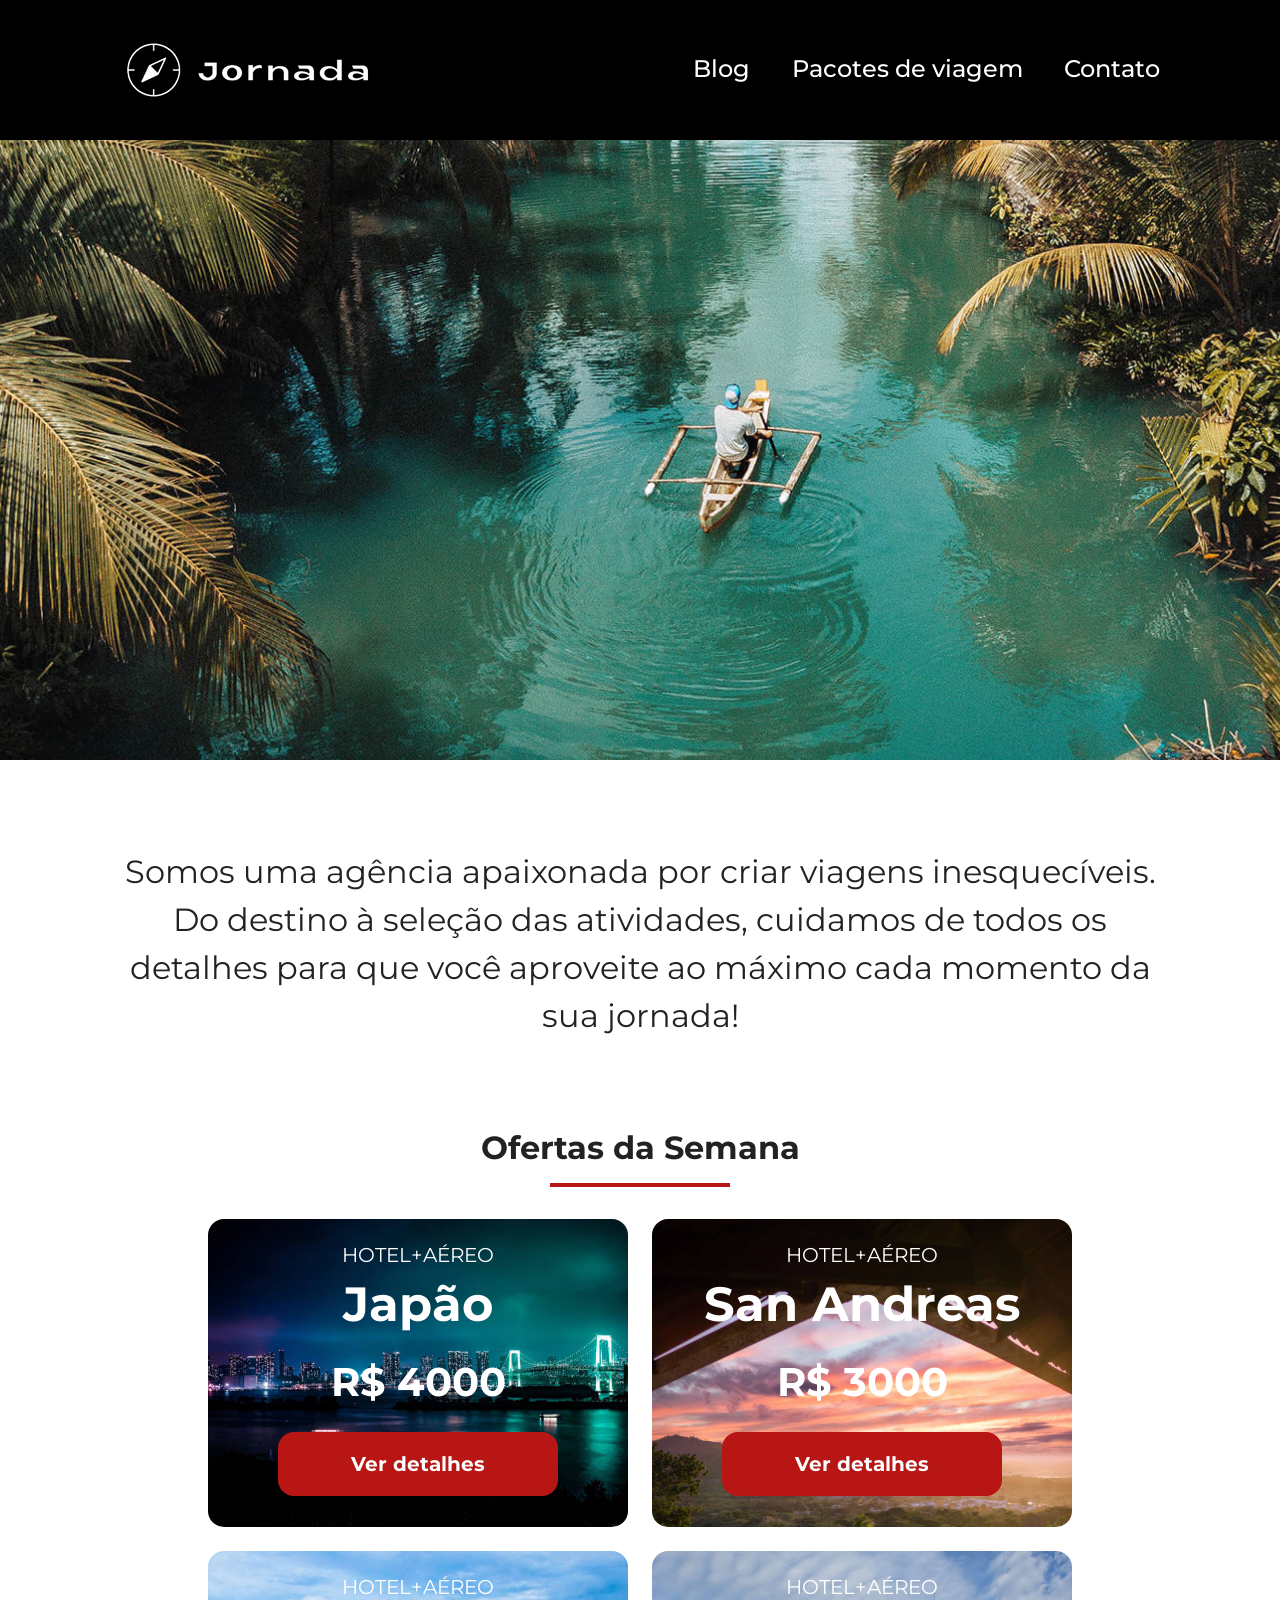
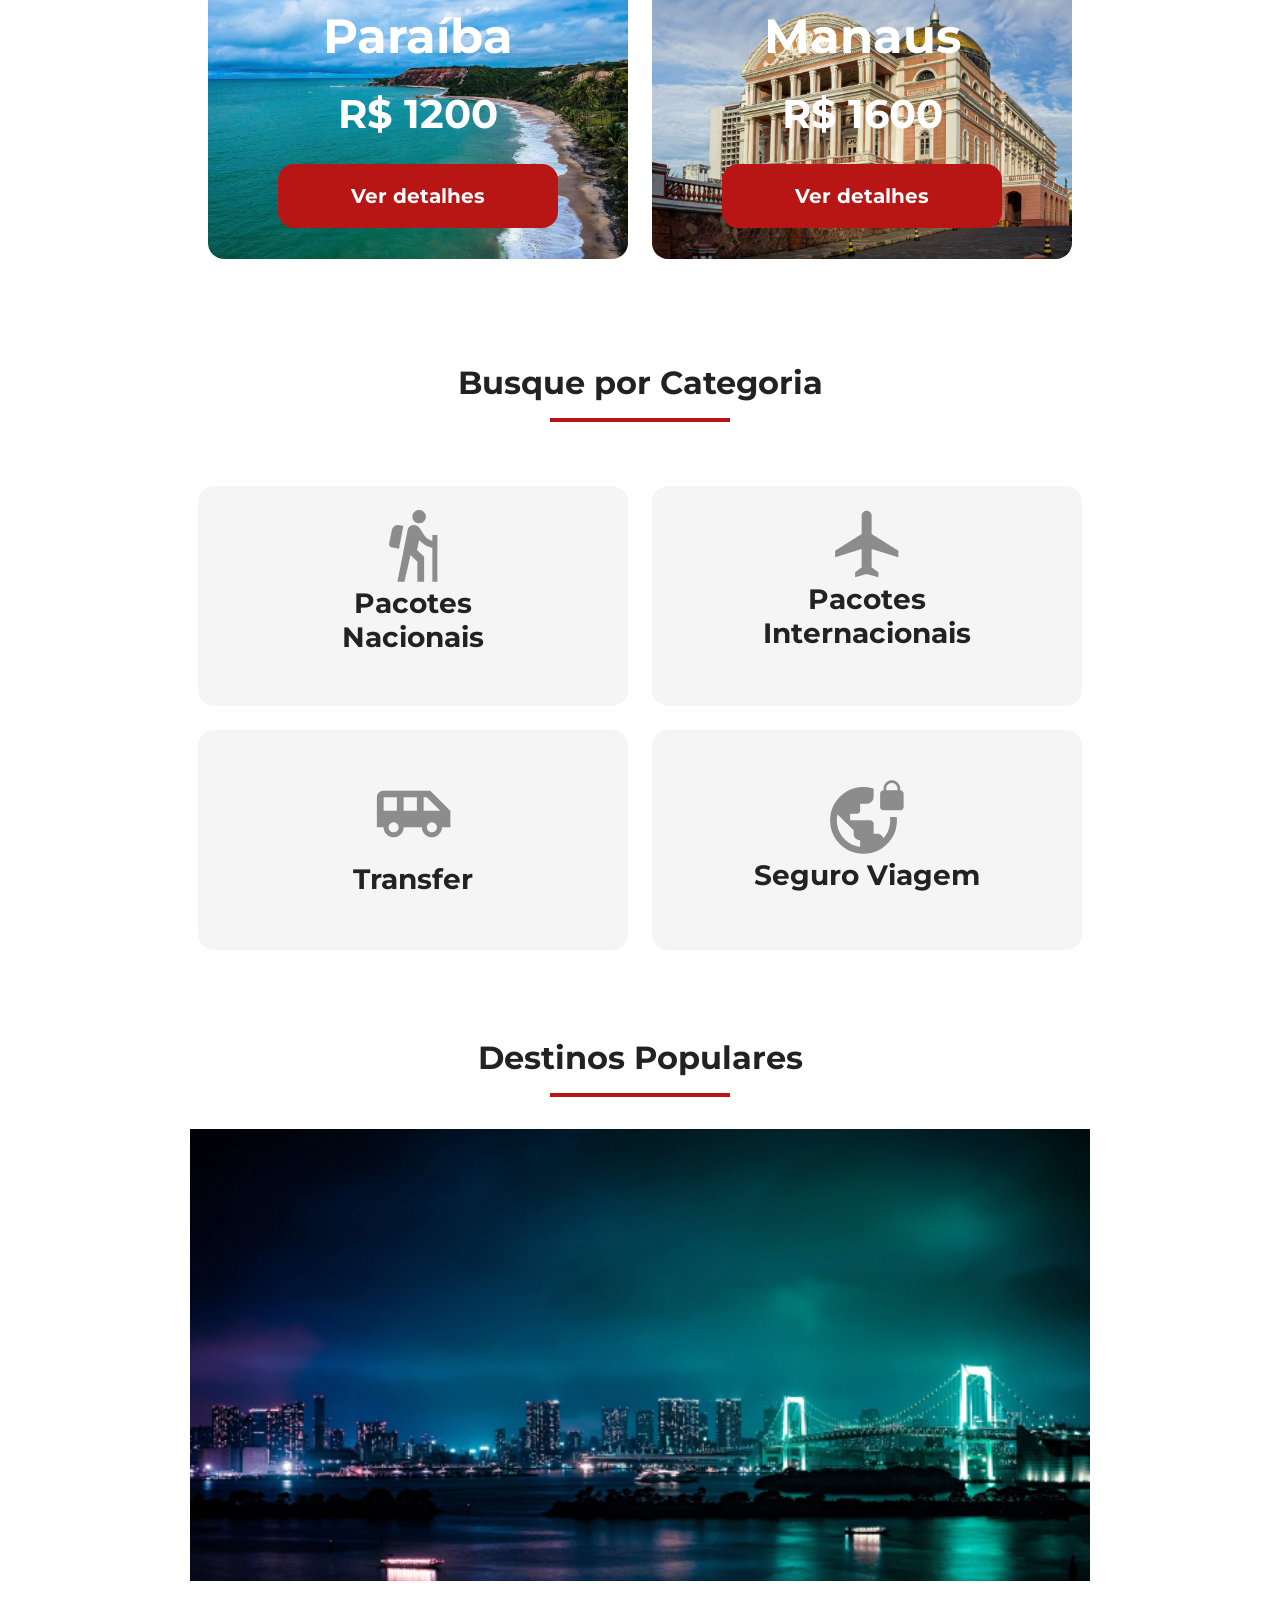
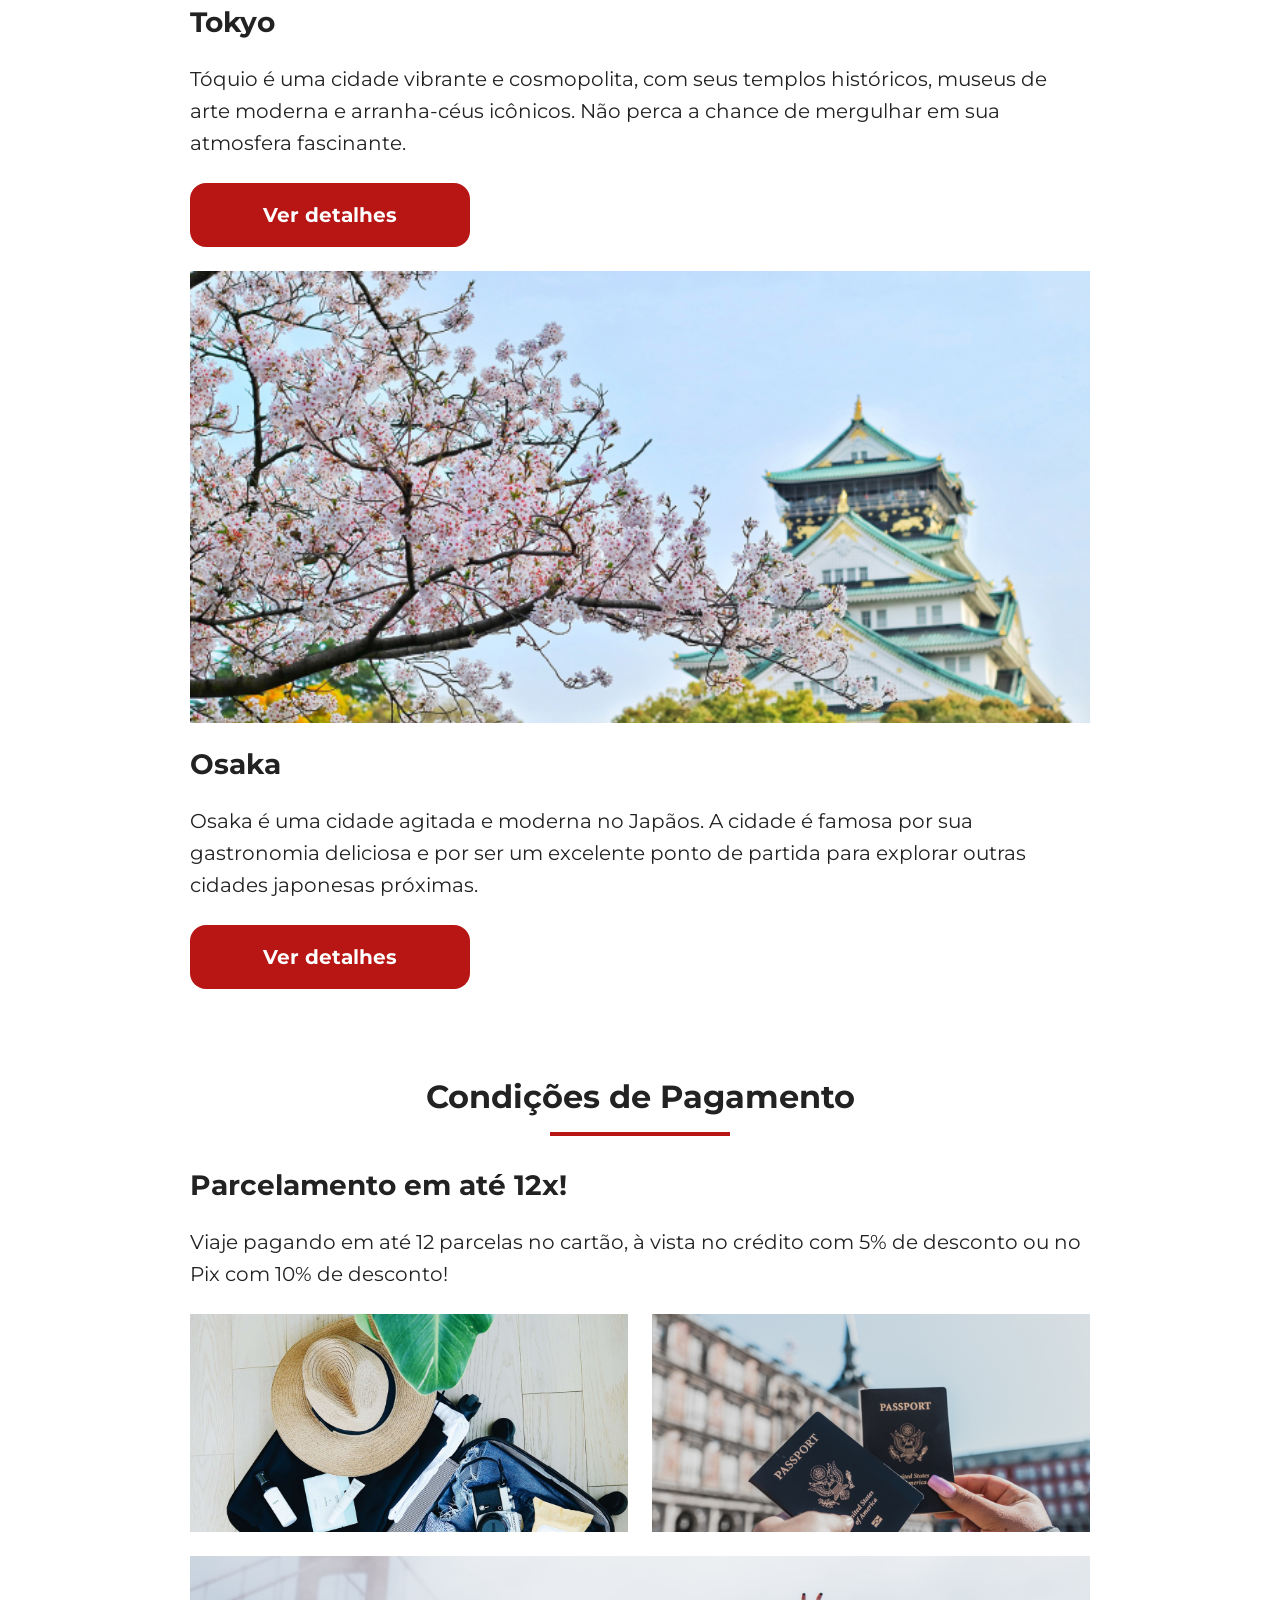
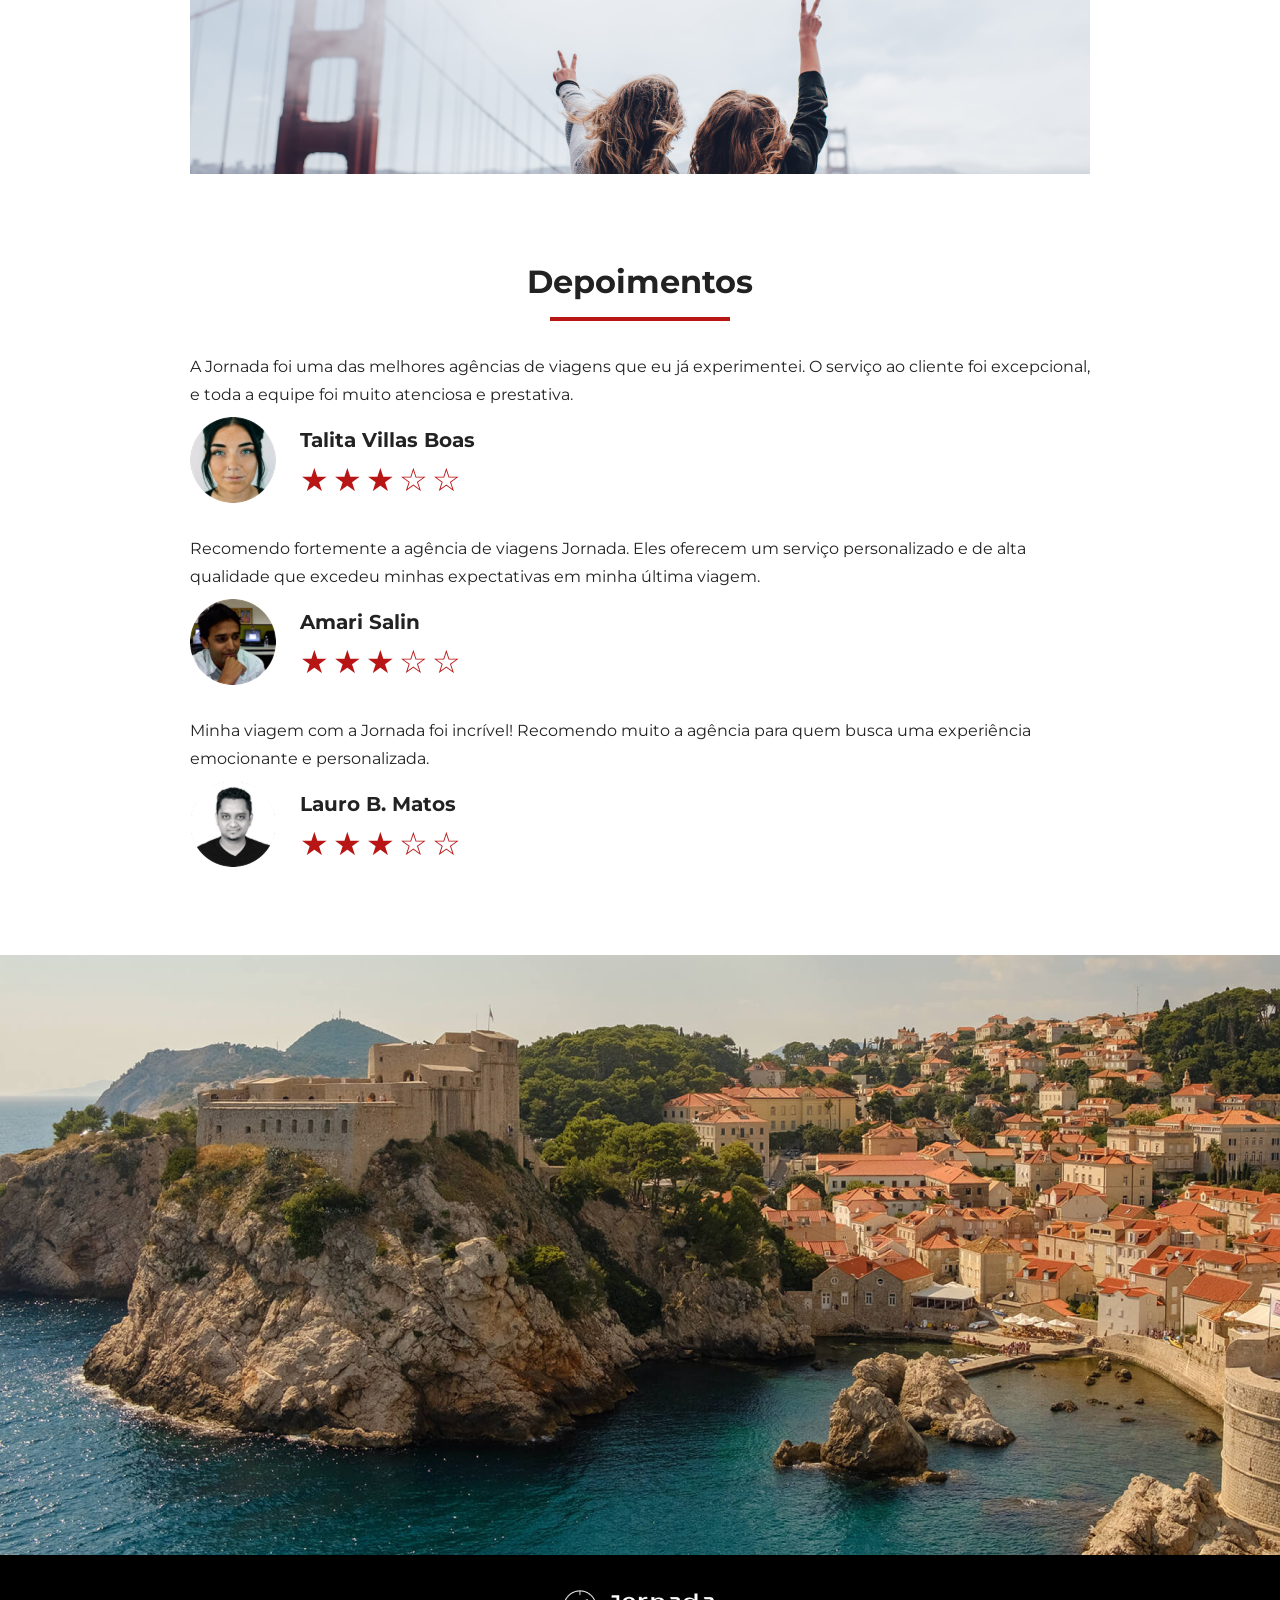
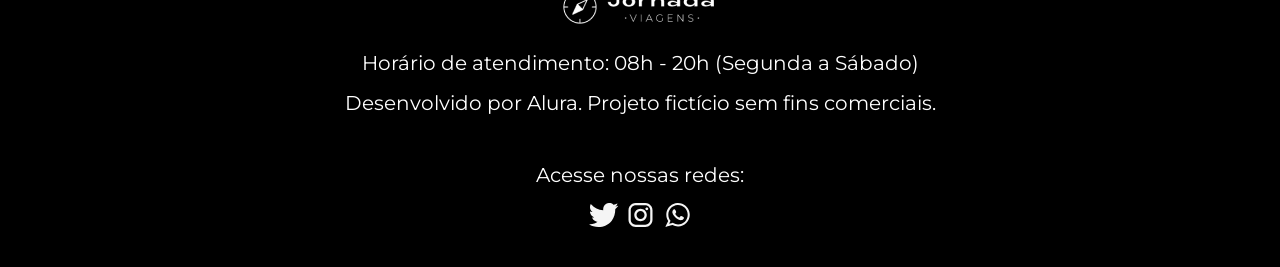
<file: index.html>
<!DOCTYPE html>
<html lang="pt-BR">
  <head>
    <meta charset="UTF-8" />
    <meta name="viewport" content="width=device-width, initial-scale=1.0" />
    <meta
      name="description"
      content="Jornada Viagens,uma agência apaixonada por criar viagens inesquecíveis"
    />

    <meta name="og:title" content="Jornada Viagens" />
    <meta
      name="og:description"
      content="Jornada Viagens,uma agência apaixonada por criar viagens inesquecíveis"
    />
    <meta
      name="og:image"
      content="https://danicastilho.github.io/jornada-viagens/img/logo-footer.png"
    />
    <meta name="og:type" content="website" />
    <meta
      name="og:url"
      content="https://danicastilho.github.io/jornada-viagens"
    />

    <link rel="icon" href="favico.svg" type="xml/svg" />
    <link rel="stylesheet" href="./css/style.css" />

    <title>Jornada Viagens</title>
  </head>
  <body>
    <header class="main-header">
      <a class="logo" href="index.html" title="voltar para a página inicial">
        <img
          class="img-mobile"
          src="img/bussola-jornada-branco.png"
          alt="Bussola do logo Jornada Viagens na cor branca"
        />
        <img
          class="img-desktop"
          src="img/bussola-texto-jornada-branco.png"
          alt="Logo Jornada Viagens na cor branca"
        />
      </a>
      <div class="navigation-menu">
        <label for="menu">
          <img src="img/menu.png" alt="menu" />
        </label>
        <input type="checkbox" id="menu" hidden />
        <nav>
          <ul class="list-links">
            <li>
              <a href="blog.html" target="_blank" title="Acessar Blog">Blog</a>
            </li>
            <li>
              <a
                href="pacotes-de-viagens.html"
                target="_blank"
                title="Acessar Pacotes de viagem"
                >Pacotes de viagem</a
              >
            </li>
            <li>
              <a href="contato.html" target="_blank" title="Acessar Contato"
                >Contato</a
              >
            </li>
          </ul>
        </nav>
      </div>
    </header>
    <section class="hero">
      <div class="hero-img"></div>
      <h2>
        Somos uma agência apaixonada por criar viagens inesquecíveis. Do destino
        à seleção das atividades, cuidamos de todos os detalhes para que você
        aproveite ao máximo cada momento da sua jornada!
      </h2>
    </section>
    <section class="offers">
      <div class="section-title">
        <h2>Ofertas da Semana</h2>
        <hr />
      </div>
      <div class="offers-cards">
        <article class="card japao">
          <header>
            <p>HOTEL+AÉREO</p>
            <h3>
              Japão <br />
              <span>R$ 4000</span>
            </h3>
          </header>
          <footer>
            <a href="#" class="button">Ver detalhes</a>
          </footer>
        </article>
        <article class="card san-andreas">
          <header>
            <p>HOTEL+AÉREO</p>
            <h3>
              San Andreas <br />
              <span>R$ 3000</span>
            </h3>
          </header>
          <footer>
            <a href="#" class="button">Ver detalhes</a>
          </footer>
        </article>
        <article class="card paraiba">
          <header>
            <p>HOTEL+AÉREO</p>
            <h3>
              Paraíba <br />
              <span>R$ 1200</span>
            </h3>
          </header>
          <footer>
            <a href="#" class="button">Ver detalhes</a>
          </footer>
        </article>
        <article class="card manaus">
          <header>
            <p>HOTEL+AÉREO</p>
            <h3>
              Manaus <br />
              <span>R$ 1600</span>
            </h3>
          </header>
          <footer>
            <a href="#" class="button">Ver detalhes</a>
          </footer>
        </article>
      </div>
    </section>
    <section class="categories">
      <div class="section-title">
        <h2>Busque por Categoria</h2>
        <hr />
      </div>
      <div class="categories-cards">
        <a
          class="card"
          href="#"
          target="_blank"
          title="Busque pela categoria Pacotes Nacionais"
        >
          <img
            src="img/icone-caminhada.png"
            alt="ícone cinza representando uma pessoa fazendo tracking"
          />
          <h3 class="content-title">
            Pacotes<br />
            Nacionais
          </h3>
        </a>

        <a
          class="card"
          href="#"
          target="_blank"
          title="Busque pela categoria Pacotes Internacionais"
        >
          <img
            src="img/icone-aviao.png"
            alt="ícone cinza representando um avião"
          />
          <h3 class="content-title">
            Pacotes <br />
            Internacionais
          </h3>
        </a>
        <a
          class="card single-line transfer"
          href="#"
          target="_blank"
          title="Busque pela categoria Transfer"
        >
          <img
            src="img/icone-onibus.png"
            alt="ícone cinza representando um ônibus"
          />
          <h3 class="content-title">Transfer</h3>
        </a>
        <a
          class="card single-line"
          href="#"
          target="_blank"
          title="Busque pela categoria Seguro Viagem"
        >
          <img
            src="img/icone-planeta.png"
            alt="ícone cinza representando o planeta terra com um cadeado"
          />
          <h3 class="content-title">Seguro Viagem</h3>
        </a>
      </div>
    </section>
    <section class="destinations">
      <div class="section-title">
        <h2>Destinos Populares</h2>
        <hr />
      </div>
      <div class="destination-items">
        <article class="item tokyo">
          <header>
            <div class="img-item"></div>
            <h3 class="content-title">Tokyo</h3>
          </header>
          <p class="content-text">
            Tóquio é uma cidade vibrante e cosmopolita, com seus templos
            históricos, museus de arte moderna e arranha-céus icônicos. Não
            perca a chance de mergulhar em sua atmosfera fascinante.
          </p>
          <footer>
            <a
              href="#"
              class="button"
              target="_blank"
              title="Veja mais detalhes do destino Tokyo"
              >Ver detalhes</a
            >
          </footer>
        </article>
        <article class="item osaka">
          <header>
            <div class="img-item"></div>
            <h3 class="content-title">Osaka</h3>
          </header>
          <p class="content-text">
            Osaka é uma cidade agitada e moderna no Japãos. A cidade é famosa
            por sua gastronomia deliciosa e por ser um excelente ponto de
            partida para explorar outras cidades japonesas próximas.
          </p>
          <footer>
            <a
              href="#"
              class="button"
              target="_blank"
              title="Veja mais detalhes do destino Osaka"
              >Ver detalhes</a
            >
          </footer>
        </article>
      </div>
    </section>
    <section class="payments">
      <div class="section-title">
        <h2>Condições de Pagamento</h2>
        <hr />
      </div>
      <div class="content-container">
        <div class="text-content">
          <h3 class="content-title">Parcelamento em até 12x!</h3>
          <p class="content-text">
            Viaje pagando em até 12 parcelas no cartão, à vista no crédito com
            5% de desconto ou no Pix com 10% de desconto!
          </p>
        </div>
        <div class="image-gallery">
          <div class="image first"></div>
          <div class="image second"></div>
          <div class="image thirdy colspan-2"></div>
        </div>
      </div>
    </section>
    <section class="testimonials">
      <div class="section-title">
        <h2>Depoimentos</h2>
        <hr />
      </div>
      <div class="testimonial-container">
        <article>
          <header>
            <p>
              A Jornada foi uma das melhores agências de viagens que eu já
              experimentei. O serviço ao cliente foi excepcional, e toda a
              equipe foi muito atenciosa e prestativa.
            </p>
          </header>
          <footer>
            <img
              src="img/avatar-talita.png"
              alt="imagem de perfil da cliente Talita Villas Boas"
            />
            <div class="profile-content">
              <h3>Talita Villas Boas</h3>
              <div class="rating">
                <span class="star">★</span>
                <span class="star">★</span>
                <span class="star">★</span>
                <span class="star">☆</span>
                <span class="star">☆</span>
              </div>
            </div>
          </footer>
        </article>
        <article>
          <header>
            <p>
              Recomendo fortemente a agência de viagens Jornada. Eles oferecem
              um serviço personalizado e de alta qualidade que excedeu minhas
              expectativas em minha última viagem.
            </p>
          </header>
          <footer>
            <img
              src="img/avatar-amari.png"
              alt="imagem de perfil do cliente Amari Salin"
            />
            <div class="profile-content">
              <h3>Amari Salin</h3>
              <div class="rating">
                <span class="star">★</span>
                <span class="star">★</span>
                <span class="star">★</span>
                <span class="star">☆</span>
                <span class="star">☆</span>
              </div>
            </div>
          </footer>
        </article>
        <article>
          <header>
            <p>
              Minha viagem com a Jornada foi incrível! Recomendo muito a agência
              para quem busca uma experiência emocionante e personalizada.
            </p>
          </header>
          <footer>
            <img
              src="img/avatar-lauro.png"
              alt="imagem de perfil do cliente Lauro B. Matos"
            />
            <div class="profile-content">
              <h3>Lauro B. Matos</h3>
              <div class="rating">
                <span class="star">★</span>
                <span class="star">★</span>
                <span class="star">★</span>
                <span class="star">☆</span>
                <span class="star">☆</span>
              </div>
            </div>
          </footer>
        </article>
      </div>
    </section>
    <section class="bottom-hero">
      <div class="hero-img"></div>
    </section>
    <footer class="main-footer">
      <div class="footer-content">
        <img src="img/logo-footer.png" alt="logo completo Jornada Viagens" />
        <p>Horário de atendimento: 08h - 20h (Segunda a Sábado)</p>
        <p>Desenvolvido por Alura. Projeto fictício sem fins comerciais.</p>
      </div>
      <div class="footer-social">
        <p>Acesse nossas redes:</p>

        <a href="#" target="_blank" title="Acesse o Twitter do Jornada Viagens"
          ><img
            src="img/icone-twitter.svg"
            alt="icone do Twitter na cor branca"
        /></a>

        <a
          href="#"
          target="_blank"
          title="Acesse o Instagram do Jornada Viagens"
          ><img
            src="img/icone-instagram.svg"
            alt="icone do Instagram na cor branca"
        /></a>

        <a href="#" target="_blank" title="Entre em contato através do whatsapp"
          ><img
            src="img/icone-whatsapp.svg"
            alt="icone do whatsapp na cor branca"
        /></a>
      </div>
    </footer>
  </body>
</html>
</file>
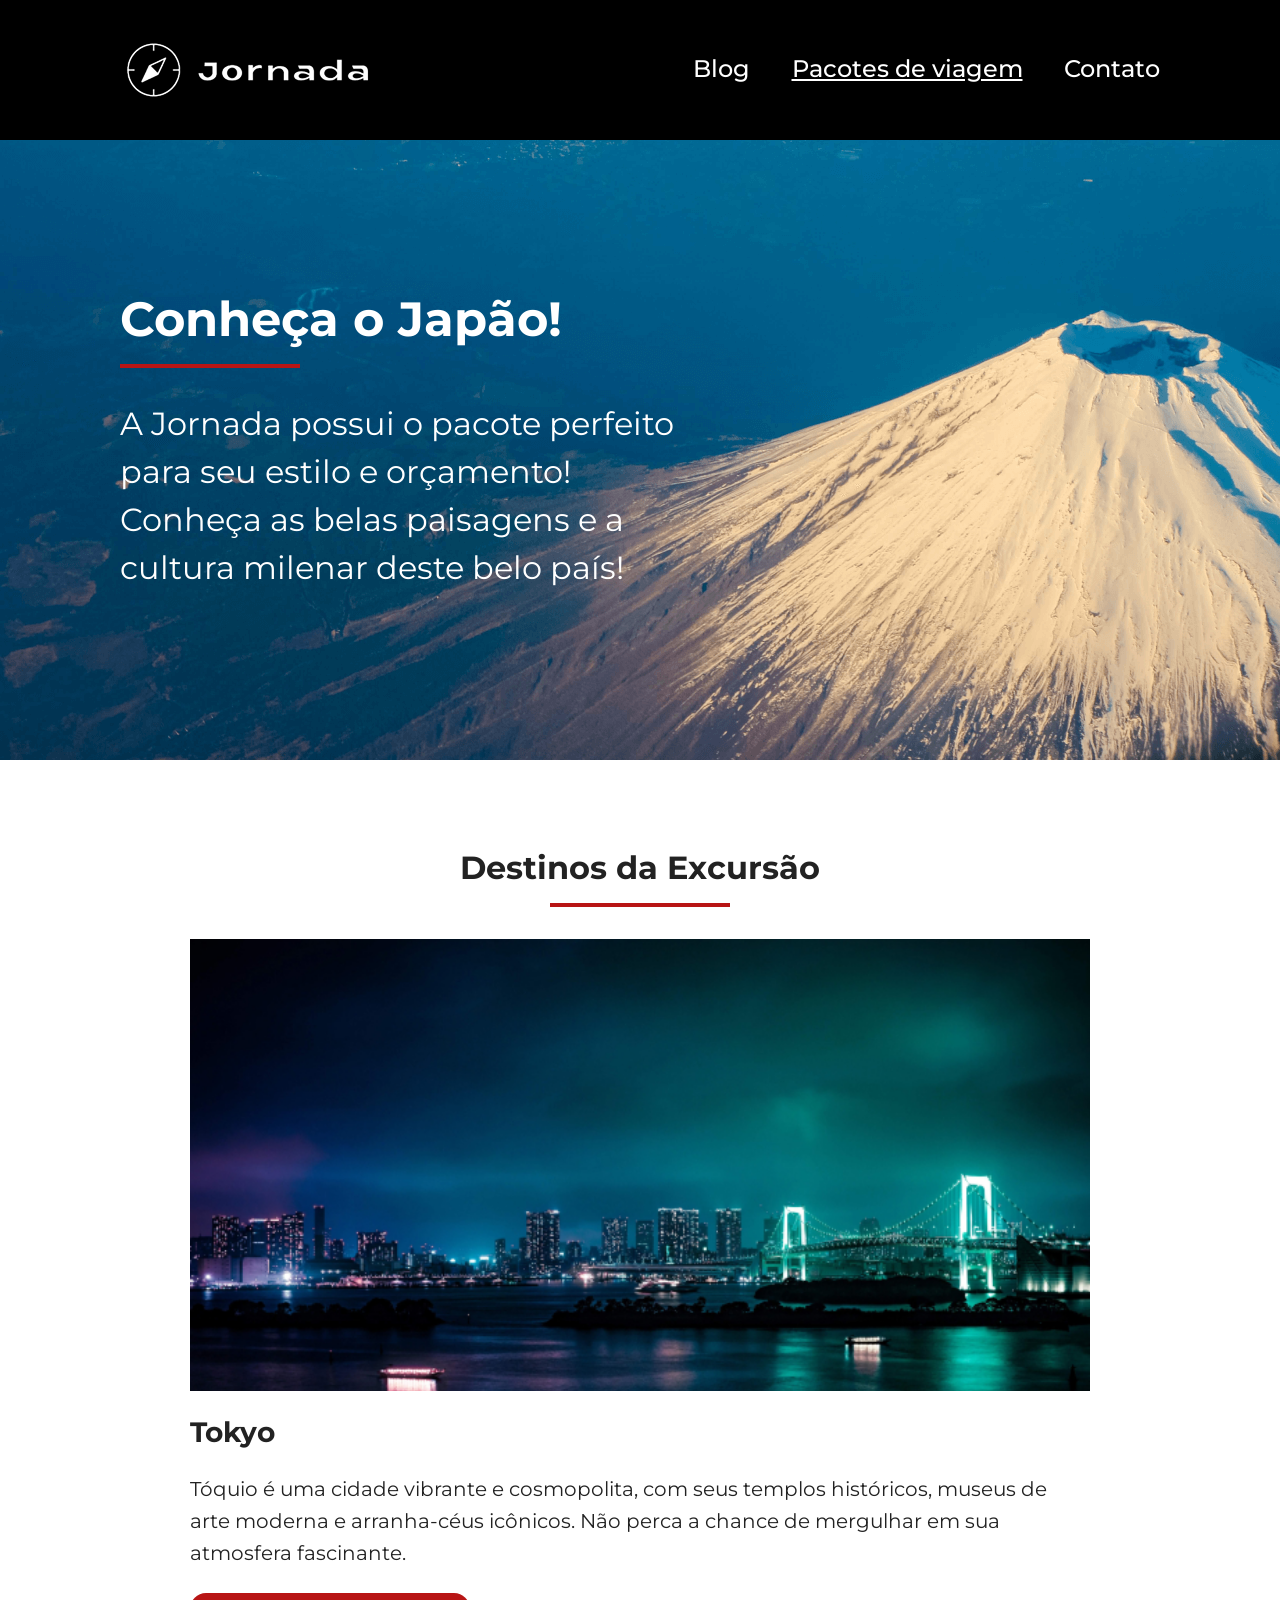
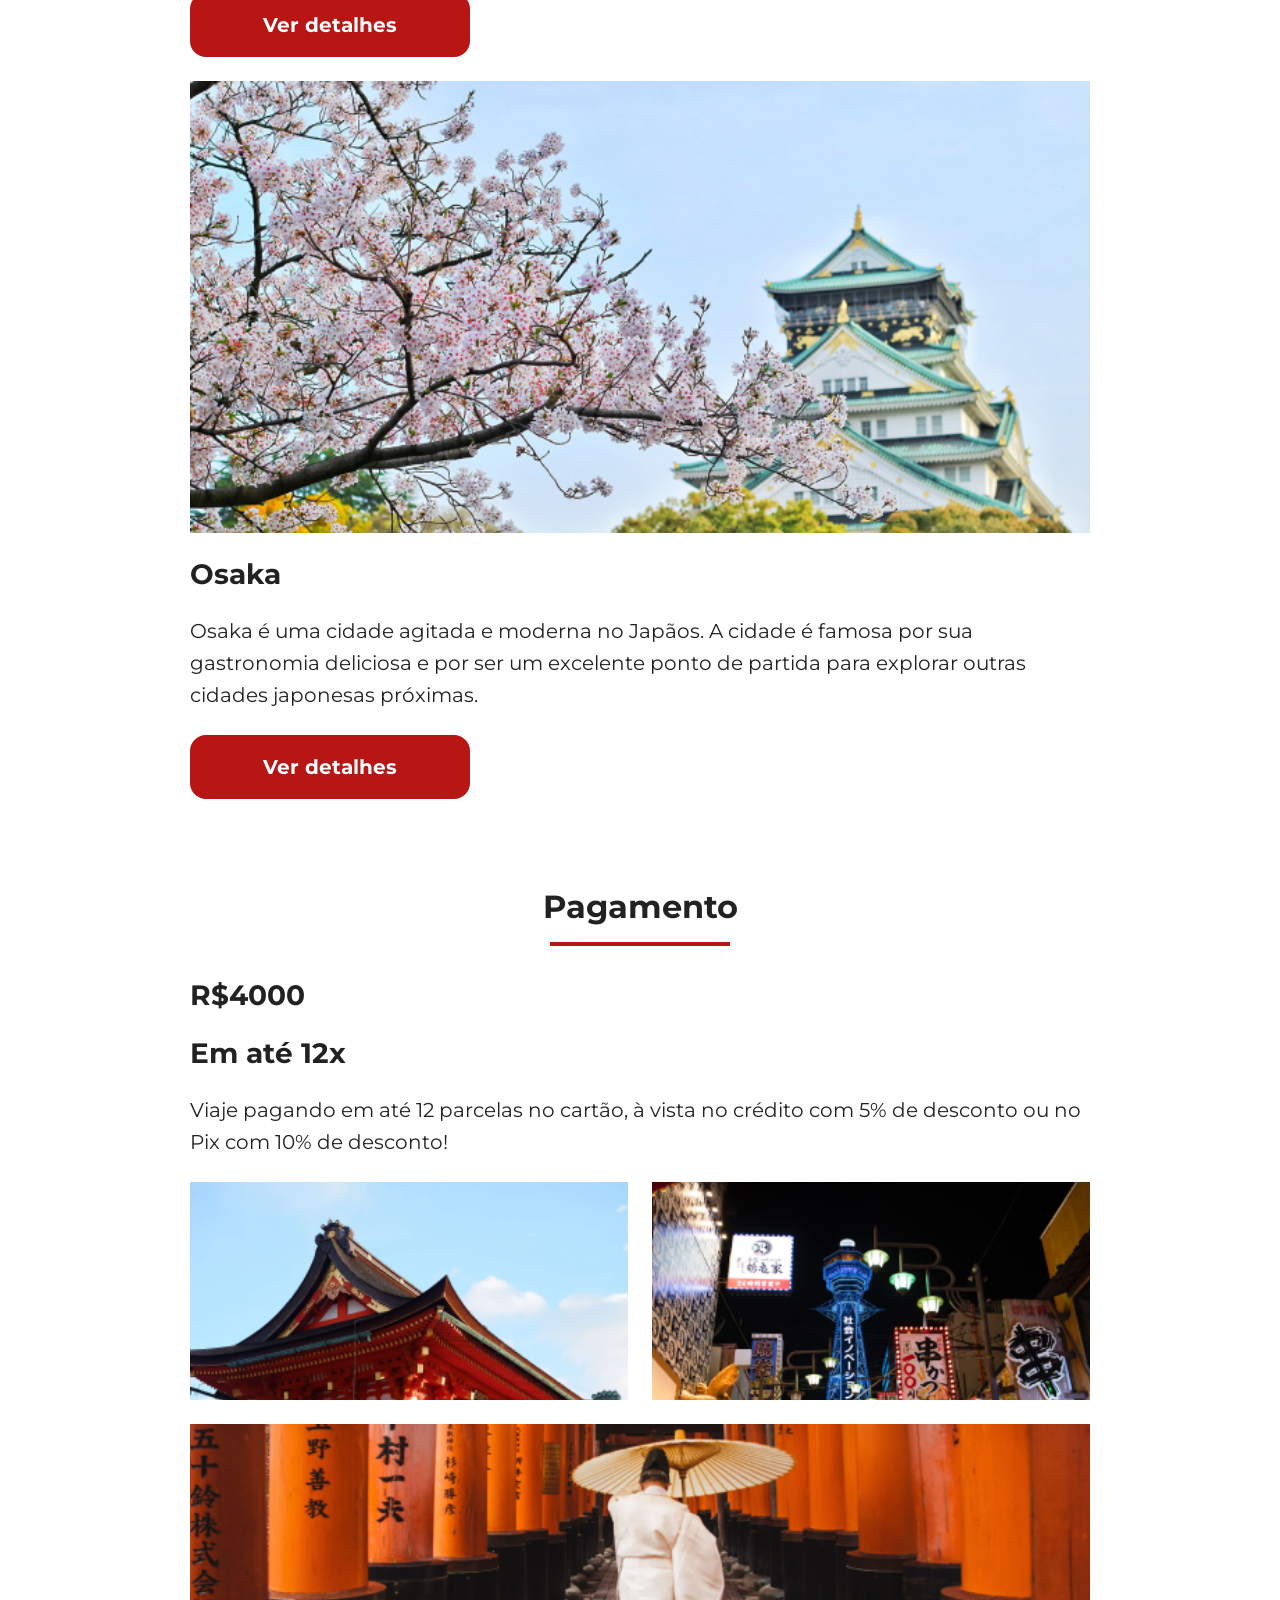
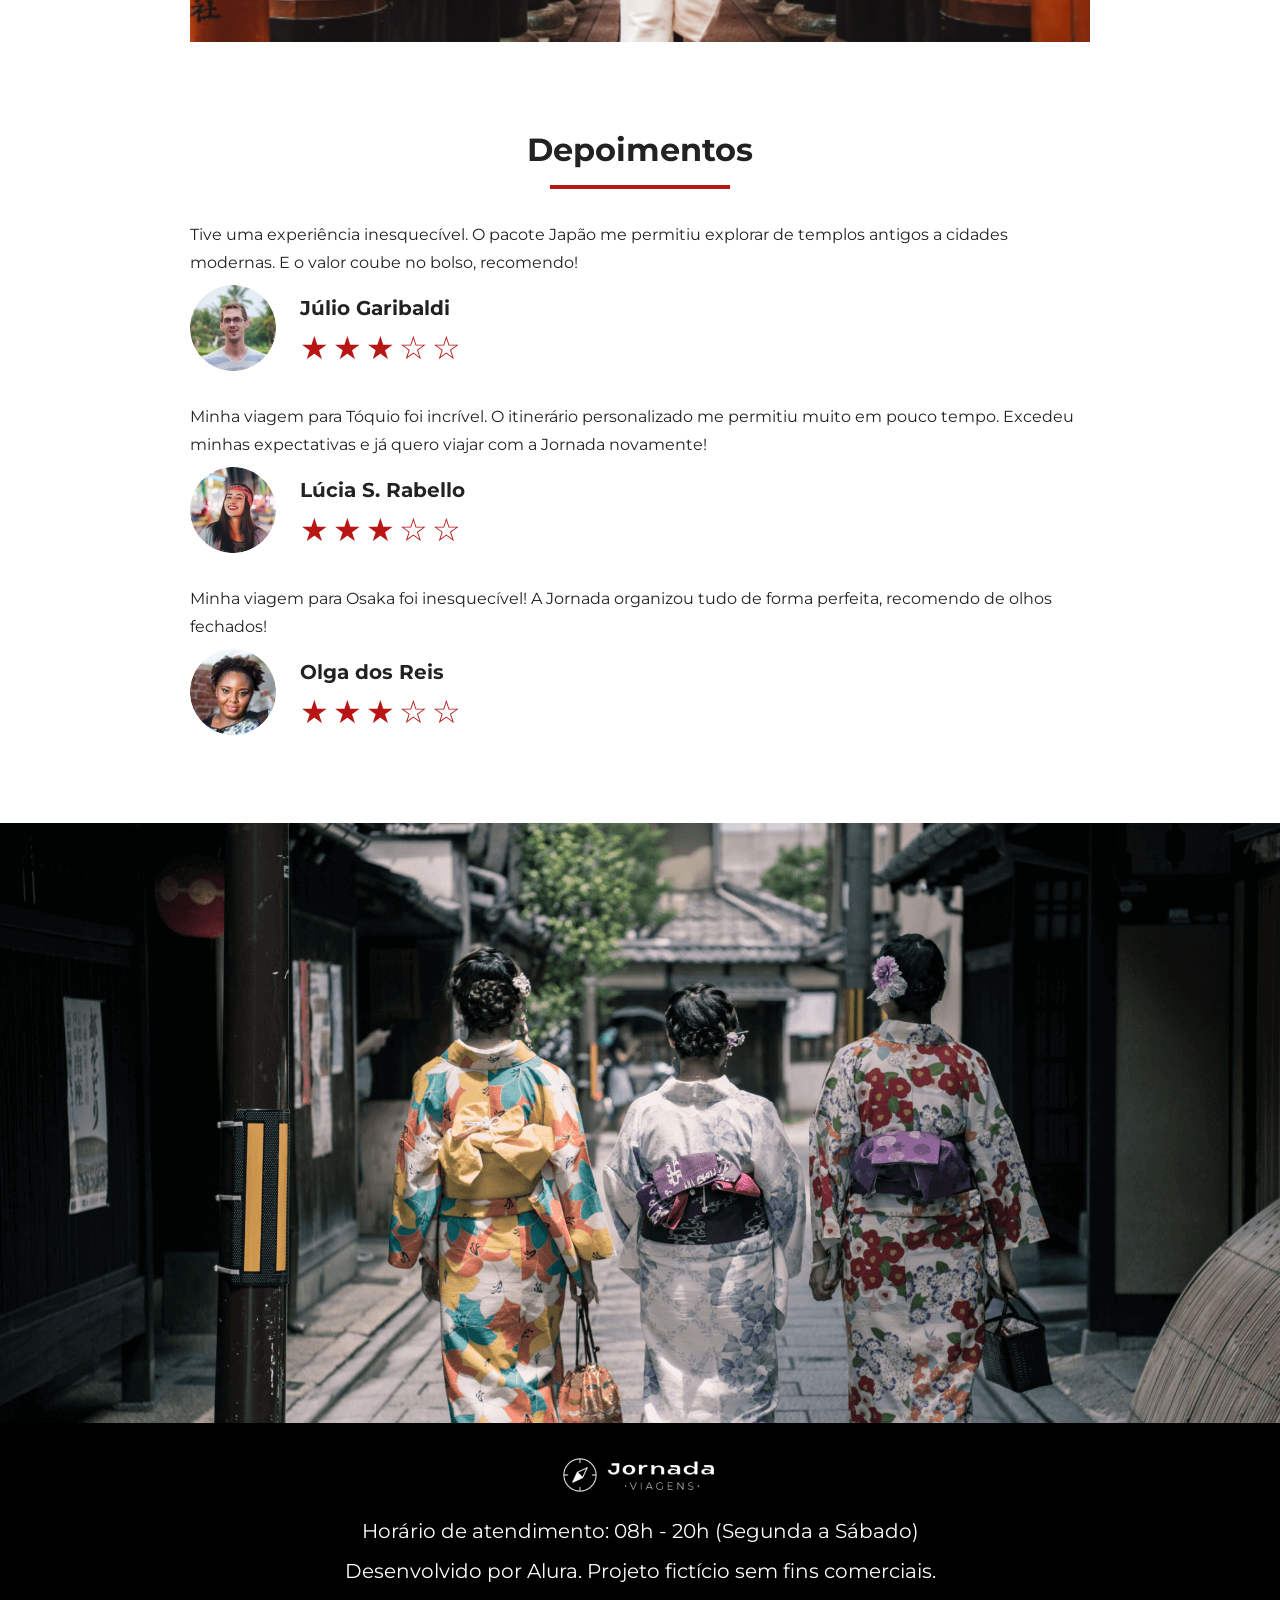
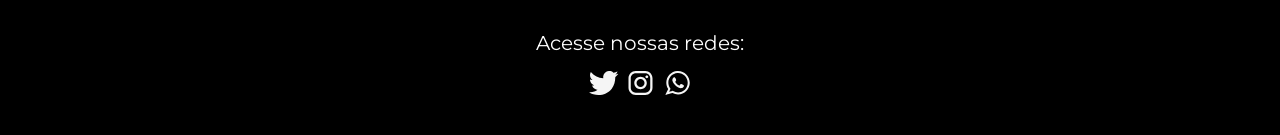
<file: pacotes-de-viagens.html>
<!DOCTYPE html>
<html lang="pt-BR">
  <head>
    <meta charset="UTF-8" />
    <meta name="viewport" content="width=device-width, initial-scale=1.0" />
    <meta
      name="description"
      content="Jornada Viagens,uma agência apaixonada por criar viagens inesquecíveis"
    />

    <meta name="og:title" content="Jornada Viagens" />
    <meta
      name="og:description"
      content="Jornada Viagens,uma agência apaixonada por criar viagens inesquecíveis"
    />
    <meta
      name="og:image"
      content="https://danicastilho.github.io/jornada-viagens/img/logo-footer.png"
    />
    <meta name="og:type" content="website" />
    <meta
      name="og:url"
      content="https://danicastilho.github.io/jornada-viagens"
    />

    <link rel="icon" href="favico.svg" type="xml/svg" />
    <link rel="stylesheet" href="./css/style.css" />

    <title>Jornada Viagens</title>
  </head>
  <body>
    <header class="main-header">
      <a class="logo" href="index.html" title="voltar para a página inicial">
        <img
          class="img-mobile"
          src="img/bussola-jornada-branco.png"
          alt="Bussola do logo Jornada Viagens na cor branca"
        />
        <img
          class="img-desktop"
          src="img/bussola-texto-jornada-branco.png"
          alt="Logo Jornada Viagens na cor branca"
        />
      </a>
      <div class="navigation-menu">
        <label for="menu">
          <img src="img/menu.png" alt="menu" />
        </label>
        <input type="checkbox" id="menu" hidden />
        <nav>
          <ul class="list-links">
            <li>
              <a href="blog.html" target="_blank" title="Acessar Blog">Blog</a>
            </li>
            <li>
              <a
                class="active"
                href="pacotes-de-viagens.html"
                target="_blank"
                title="Acessar Pacotes de viagem"
                >Pacotes de viagem</a
              >
            </li>
            <li>
              <a href="contato.html" target="_blank" title="Acessar Contato"
                >Contato</a
              >
            </li>
          </ul>
        </nav>
      </div>
    </header>
    <section class="travel-packages hero">
      <div class="hero-img">
        <div class="hero-content">
          <h1>Conheça o Japão!</h1>
          <hr />
          <p>
            A Jornada possui o pacote perfeito para seu estilo e orçamento!
            Conheça as belas paisagens e a cultura milenar deste belo país!
          </p>
        </div>
      </div>
    </section>

    <section class="travel-packages destinations">
      <div class="section-title">
        <h2>Destinos da Excursão</h2>
        <hr />
      </div>
      <div class="destination-items">
        <article class="item tokyo">
          <header>
            <div class="img-item"></div>
            <h3 class="content-title">Tokyo</h3>
          </header>
          <p class="content-text">
            Tóquio é uma cidade vibrante e cosmopolita, com seus templos
            históricos, museus de arte moderna e arranha-céus icônicos. Não
            perca a chance de mergulhar em sua atmosfera fascinante.
          </p>
          <footer>
            <a
              href="#"
              class="button"
              target="_blank"
              title="Veja mais detalhes do destino Tokyo"
              >Ver detalhes</a
            >
          </footer>
        </article>
        <article class="item osaka">
          <header>
            <div class="img-item"></div>
            <h3 class="content-title">Osaka</h3>
          </header>
          <p class="content-text">
            Osaka é uma cidade agitada e moderna no Japãos. A cidade é famosa
            por sua gastronomia deliciosa e por ser um excelente ponto de
            partida para explorar outras cidades japonesas próximas.
          </p>
          <footer>
            <a
              href="#"
              class="button"
              target="_blank"
              title="Veja mais detalhes do destino Osaka"
              >Ver detalhes</a
            >
          </footer>
        </article>
      </div>
    </section>
    <section class="travel-packages payments">
      <div class="section-title">
        <h2>Pagamento</h2>
        <hr />
      </div>
      <div class="content-container">
        <div class="text-content">
          <h3 class="content-title">R$4000</h3>
          <h3 class="content-title">Em até 12x</h3>

          <p class="content-text">
            Viaje pagando em até 12 parcelas no cartão, à vista no crédito com
            5% de desconto ou no Pix com 10% de desconto!
          </p>
        </div>
        <div class="image-gallery">
          <div class="image first"></div>
          <div class="image second"></div>
          <div class="image thirdy colspan-2"></div>
        </div>
      </div>
    </section>
    <section class="testimonials">
      <div class="section-title">
        <h2>Depoimentos</h2>
        <hr />
      </div>
      <div class="testimonial-container">
        <article>
          <header>
            <p>
              Tive uma experiência inesquecível. O pacote Japão me permitiu
              explorar de templos antigos a cidades modernas. E o valor coube no
              bolso, recomendo!
            </p>
          </header>
          <footer>
            <img
              src="img/travel-packages/avatar-julio.png"
              alt="imagem de perfil do cliente Júlio Garibaldi"
            />
            <div class="profile-content">
              <h3>Júlio Garibaldi</h3>
              <div class="rating">
                <span class="star">★</span>
                <span class="star">★</span>
                <span class="star">★</span>
                <span class="star">☆</span>
                <span class="star">☆</span>
              </div>
            </div>
          </footer>
        </article>
        <article>
          <header>
            <p>
              Minha viagem para Tóquio foi incrível. O itinerário personalizado
              me permitiu muito em pouco tempo. Excedeu minhas expectativas e já
              quero viajar com a Jornada novamente!
            </p>
          </header>
          <footer>
            <img
              src="img/travel-packages/avatar-lucia.png"
              alt="imagem de perfil da cliente Lúcia S. Rabello"
            />
            <div class="profile-content">
              <h3>Lúcia S. Rabello</h3>
              <div class="rating">
                <span class="star">★</span>
                <span class="star">★</span>
                <span class="star">★</span>
                <span class="star">☆</span>
                <span class="star">☆</span>
              </div>
            </div>
          </footer>
        </article>
        <article>
          <header>
            <p>
              Minha viagem para Osaka foi inesquecível! A Jornada organizou tudo
              de forma perfeita, recomendo de olhos fechados!
            </p>
          </header>
          <footer>
            <img
              src="img/travel-packages/avatar-olga.png"
              alt="imagem de perfil da cliente Olga dos Reis"
            />
            <div class="profile-content">
              <h3>Olga dos Reis</h3>
              <div class="rating">
                <span class="star">★</span>
                <span class="star">★</span>
                <span class="star">★</span>
                <span class="star">☆</span>
                <span class="star">☆</span>
              </div>
            </div>
          </footer>
        </article>
      </div>
    </section>
    <section class="travel-packages bottom-hero">
      <div class="hero-img"></div>
    </section>
    <footer class="main-footer">
      <div class="footer-content">
        <img src="img/logo-footer.png" alt="logo completo Jornada Viagens" />
        <p>Horário de atendimento: 08h - 20h (Segunda a Sábado)</p>
        <p>Desenvolvido por Alura. Projeto fictício sem fins comerciais.</p>
      </div>
      <div class="footer-social">
        <p>Acesse nossas redes:</p>

        <a href="#" target="_blank" title="Acesse o Twitter do Jornada Viagens"
          ><img
            src="img/icone-twitter.svg"
            alt="icone do Twitter na cor branca"
        /></a>

        <a
          href="#"
          target="_blank"
          title="Acesse o Instagram do Jornada Viagens"
          ><img
            src="img/icone-instagram.svg"
            alt="icone do Instagram na cor branca"
        /></a>

        <a href="#" target="_blank" title="Entre em contato através do whatsapp"
          ><img
            src="img/icone-whatsapp.svg"
            alt="icone do whatsapp na cor branca"
        /></a>
      </div>
    </footer>
  </body>
</html>
</file>
<file: css/style.css>
@import url(global.css);
@import url(header.css);
@import url(hero.css);
@import url(offers.css);
@import url(categories.css);
@import url(destinations.css);
@import url(payments.css);
@import url(testimonials.css);
@import url(footer.css);
</file>
